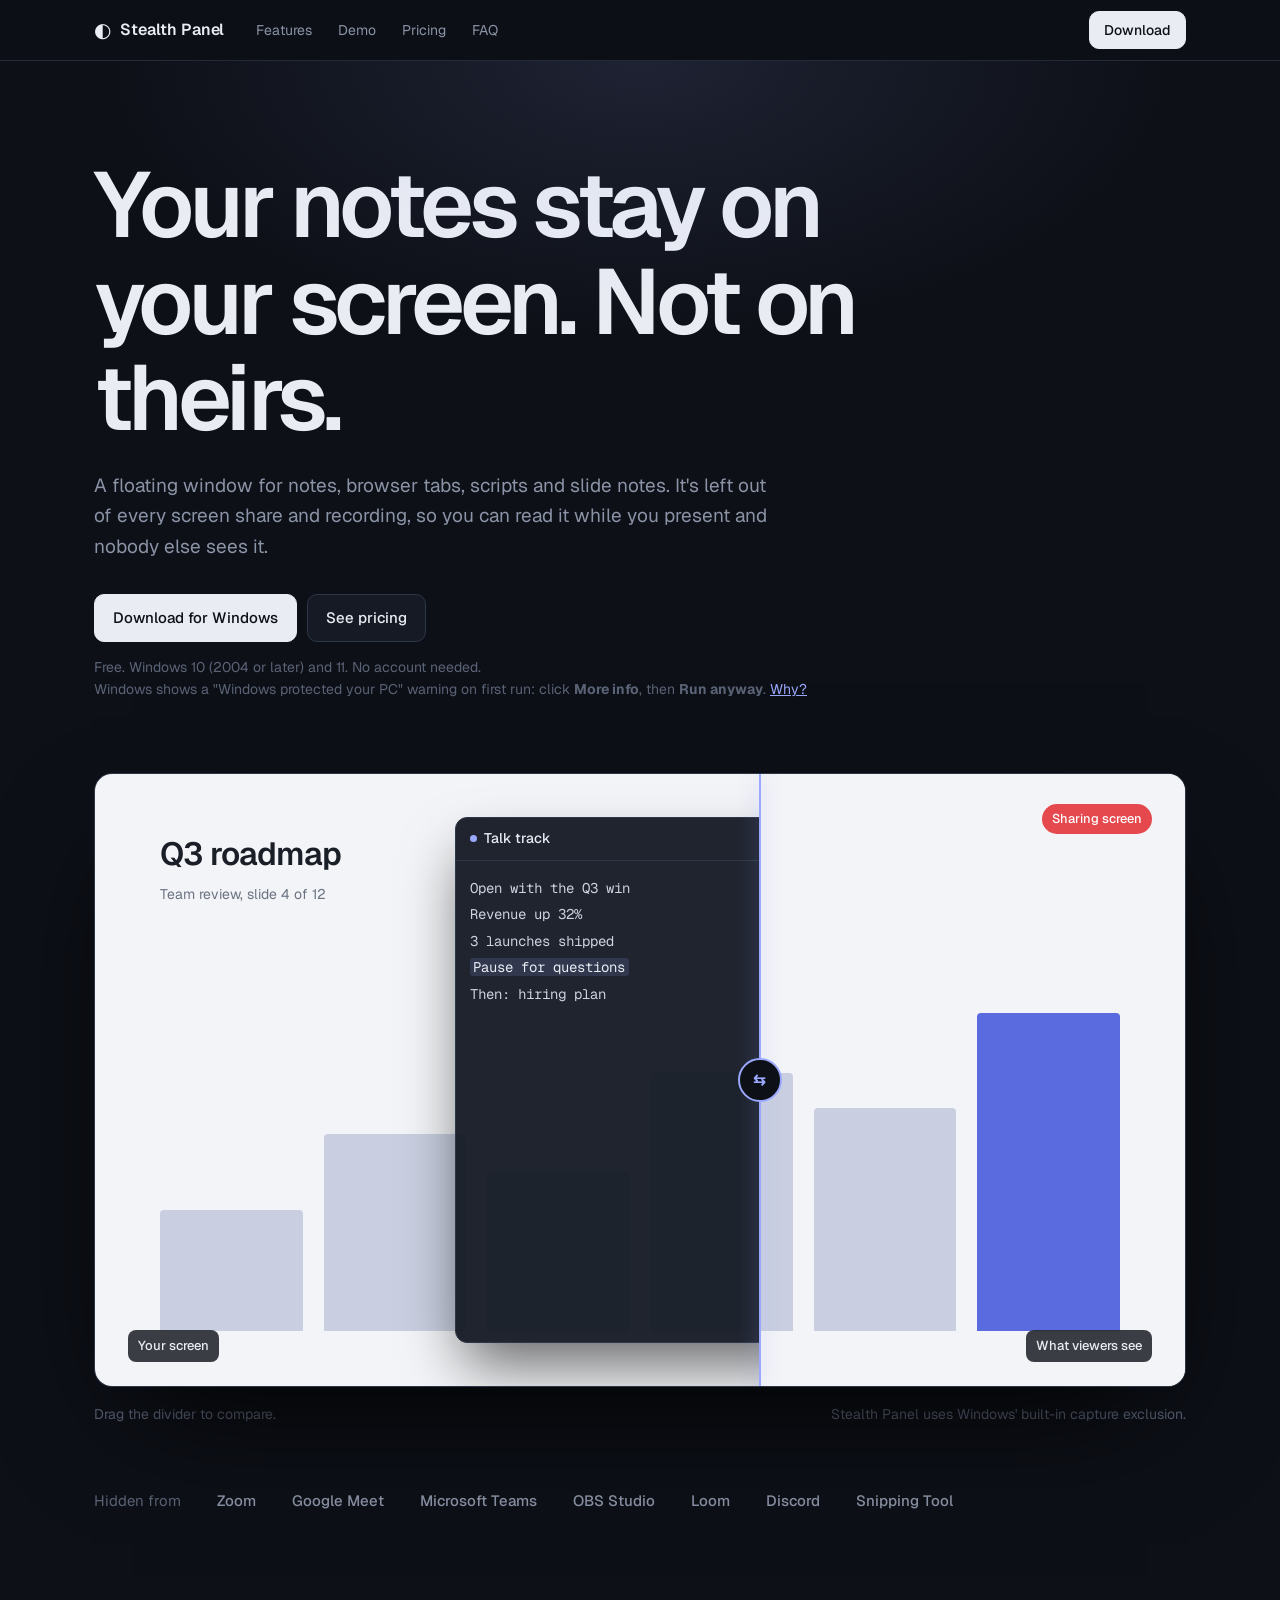
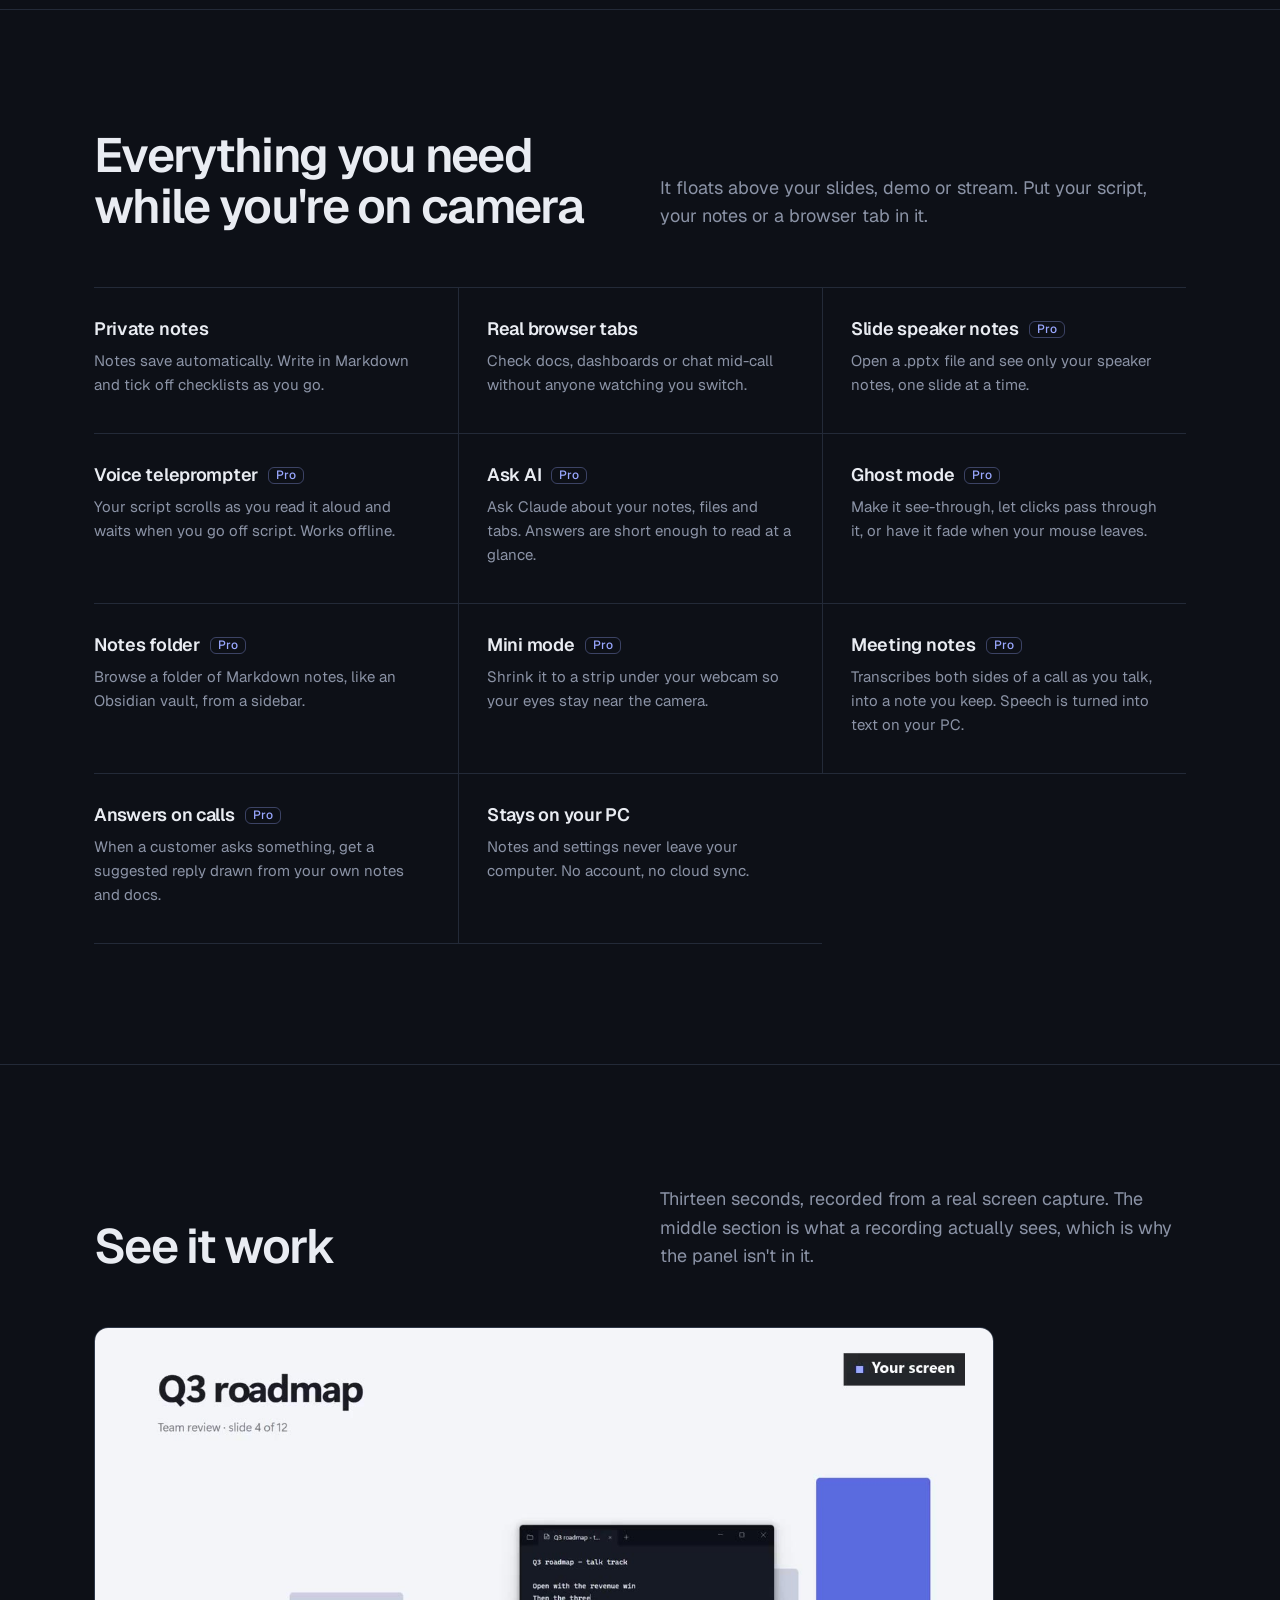
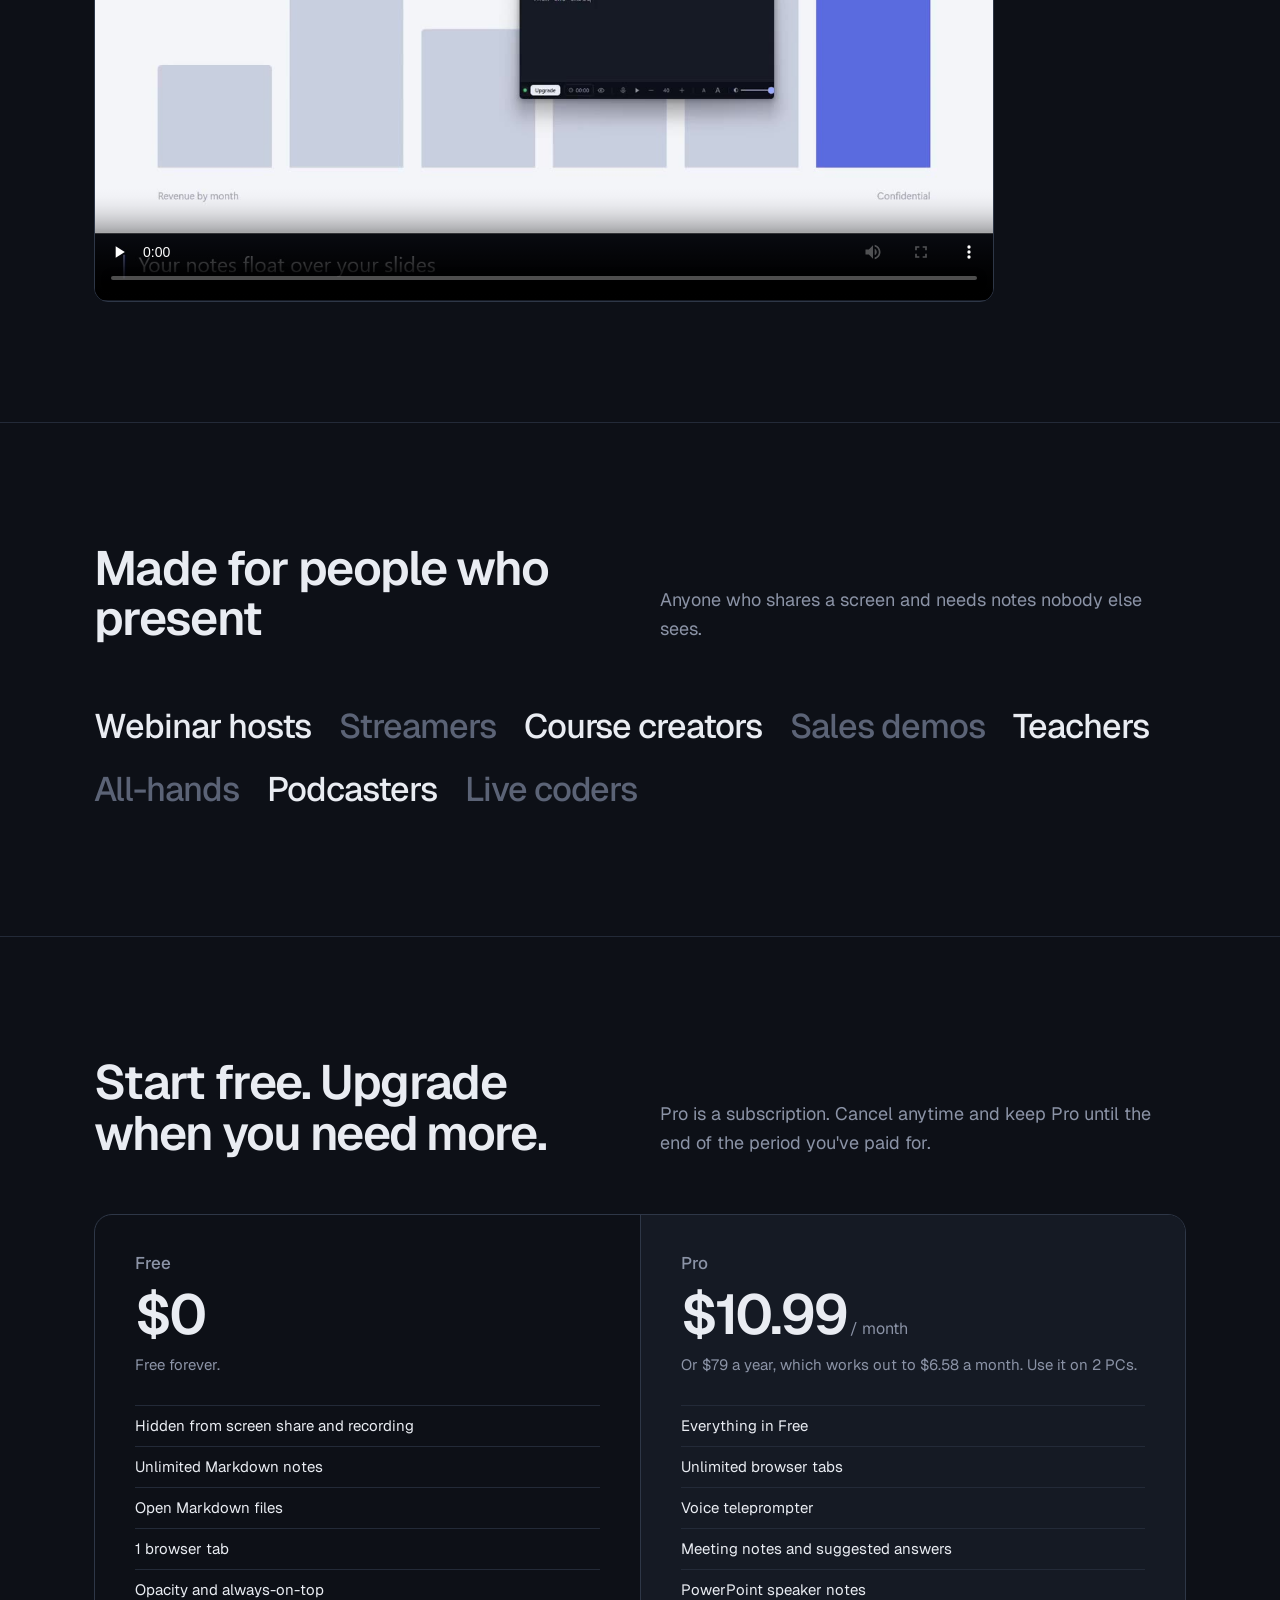
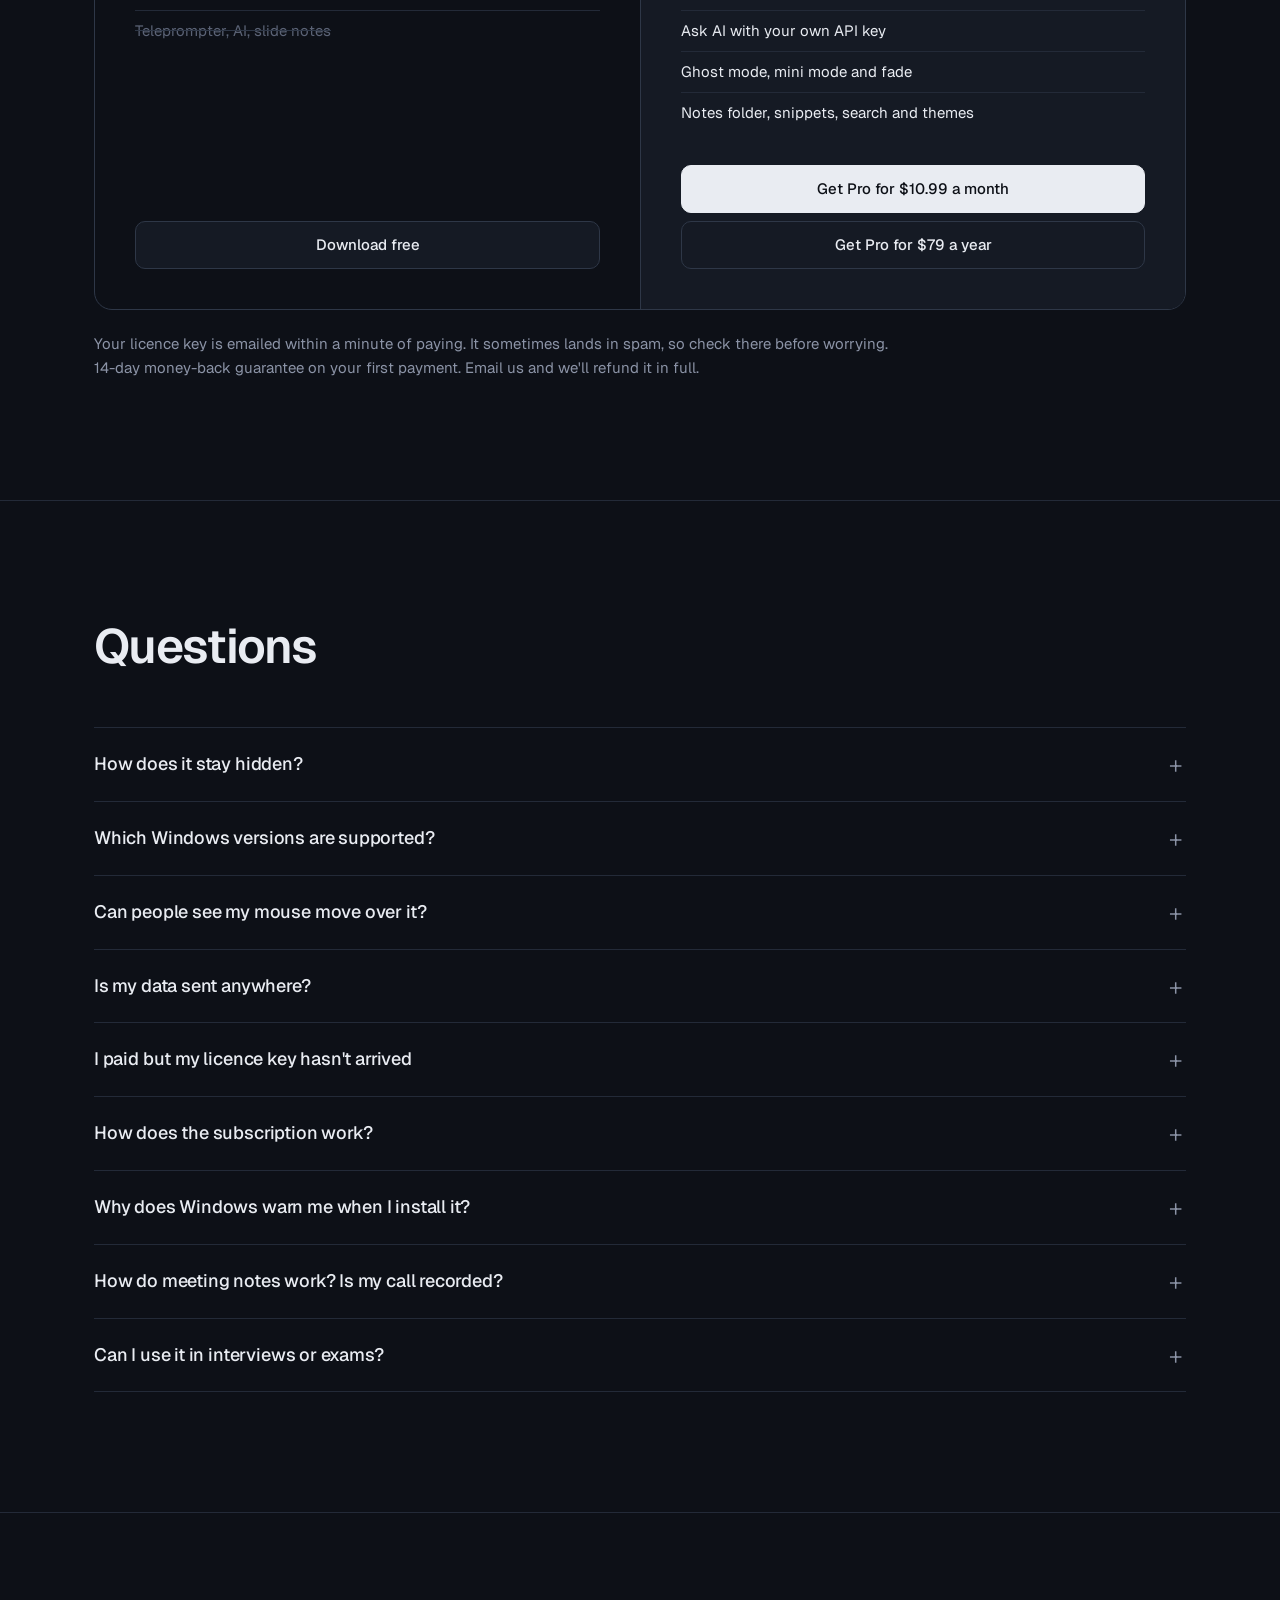
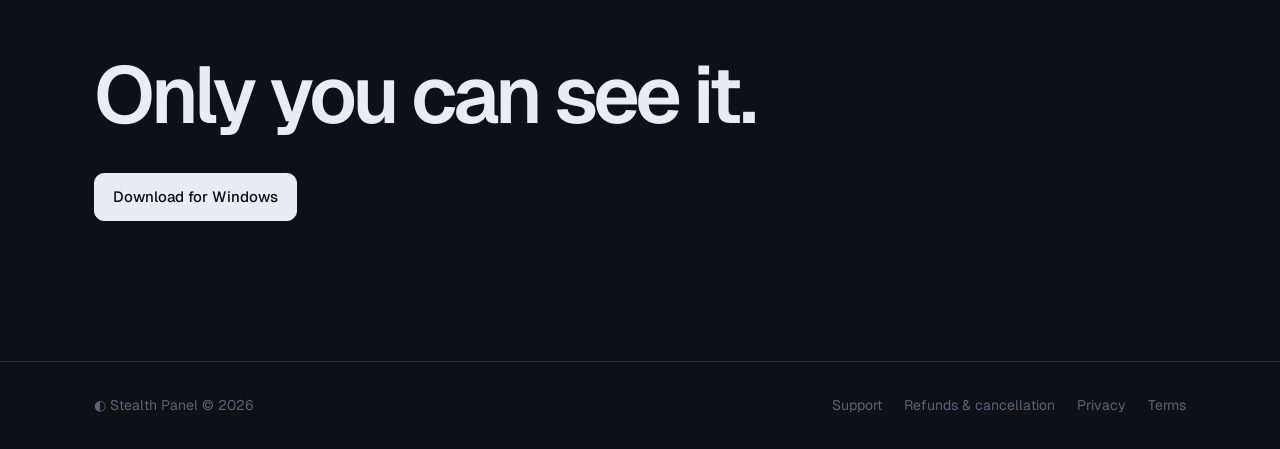
<file: index.html>
<!doctype html>
<html lang="en">
<head>
<meta charset="utf-8">
<meta name="viewport" content="width=device-width, initial-scale=1">
<title>Stealth Panel — notes only you can see on screen share</title>
<meta name="description" content="A private panel for your notes, browser tabs, Markdown and slide notes that stays invisible on Zoom, Meet, Teams, OBS and every screen recording. For Windows.">
<meta property="og:title" content="Stealth Panel — only you can see it">
<meta property="og:description" content="Notes, tabs, scripts and AI that stay invisible on screen share and recordings.">
<meta property="og:image" content="https://stealthpanel.vercel.app/og.png">
<meta property="og:image:width" content="1200"><meta property="og:image:height" content="630">
<meta property="og:url" content="https://stealthpanel.vercel.app/">
<meta property="og:type" content="website">
<link rel="canonical" href="https://stealthpanel.vercel.app/">
<meta name="twitter:card" content="summary_large_image">
<link rel="icon" href="data:image/svg+xml,<svg xmlns='http://www.w3.org/2000/svg' viewBox='0 0 100 100'><text y='.9em' font-size='90'>◐</text></svg>">
<link rel="preconnect" href="https://fonts.googleapis.com"><link rel="preconnect" href="https://fonts.gstatic.com" crossorigin>
<link href="https://fonts.googleapis.com/css2?family=Geist:wght@400;500;600;700&family=Geist+Mono:wght@400;500&display=swap" rel="stylesheet">
<style>
  
  :root {
    --bg:#0d1017; --bg2:#10141c; --surface:#151a24; --line:#232a38; --line2:#2e3747;
    --text:#e9ecf2; --dim:#8b93a6; --faint:#5b6376; --accent:#9aa8ff; --accent-ink:#0d1017;
    --max:1140px; --r:14px;
  }
  * { box-sizing:border-box; }
  html { scroll-behavior:smooth; overflow-x:clip; }
  body { margin:0; background:var(--bg); color:var(--text); font:16px/1.6 Geist, "Segoe UI", system-ui, sans-serif; -webkit-font-smoothing:antialiased; }
  a { color:inherit; }
  h1, h2, h3 { margin:0; font-weight:600; letter-spacing:-.035em; line-height:1.05; }
  h2 { font-size:clamp(32px, 4.4vw, 48px); max-width:18ch; }
  p { margin:0; }
  .wrap { max-width:var(--max); margin:0 auto; padding:0 24px; }
  .dim { color:var(--dim); }
  section { padding:120px 0; border-top:1px solid var(--line); }
  .head { display:grid; grid-template-columns:1fr 1fr; gap:40px; align-items:end; margin-bottom:56px; }
  .head p { color:var(--dim); font-size:18px; max-width:46ch; }

  .btn { display:inline-flex; align-items:center; justify-content:center; gap:8px; padding:11px 18px; border-radius:10px; font-weight:500; font-size:15px; text-decoration:none; border:1px solid var(--line2); background:var(--surface); transition:background .15s, border-color .15s; }
  .btn:hover { border-color:var(--faint); }
  .btn-primary { background:var(--text); color:var(--accent-ink); border-color:var(--text); }
  .btn-primary:hover { background:#fff; border-color:#fff; }
  :focus-visible { outline:2px solid var(--accent); outline-offset:3px; }

  
  nav { position:sticky; top:0; z-index:50; background:#0d1017e6; backdrop-filter:blur(12px); border-bottom:1px solid var(--line); }
  nav .wrap { display:flex; align-items:center; gap:32px; height:60px; }
  .logo { display:flex; align-items:center; gap:9px; font-weight:600; text-decoration:none; letter-spacing:-.01em; }
  .logo b { font-size:20px; font-weight:400; }
  nav .links { display:flex; gap:26px; font-size:14px; color:var(--dim); }
  nav .links a { text-decoration:none; } nav .links a:hover { color:var(--text); }
  nav .btn { margin-left:auto; padding:7px 14px; font-size:14px; }

  
  .hero { padding:96px 0 0; position:relative; }
  .hero::before { content:''; position:absolute; inset:0 0 auto; height:720px; background:radial-gradient(60% 55% at 50% 0%, #9aa8ff1f, transparent 70%); pointer-events:none; }
  .hero h1 { font-size:clamp(44px, 7.4vw, 92px); max-width:13ch; letter-spacing:-.05em; }
  .hero .lede { font-size:19px; color:var(--dim); max-width:52ch; margin-top:24px; }
  .hero .ctas { display:flex; gap:10px; flex-wrap:wrap; margin-top:32px; }
  .hero .note { margin-top:14px; font-size:14px; color:var(--faint); }

  
  .compare { margin-top:72px; position:relative; border:1px solid var(--line2); border-radius:18px; overflow:hidden; aspect-ratio:16/9; background:var(--surface); box-shadow:0 50px 120px -40px #000; user-select:none; touch-action:pan-y; }
  .scene { position:absolute; inset:0; }
  .slide { position:absolute; inset:0; background:#f3f4f7; color:#1a1e27; padding:5% 6%; }
  .slide .t { font-size:clamp(16px, 2.6vw, 32px); font-weight:600; letter-spacing:-.03em; }
  .slide .s { font-size:clamp(10px, 1.1vw, 14px); color:#6b7282; margin-top:4px; }
  .slide .bars { position:absolute; left:6%; right:6%; bottom:9%; height:52%; display:flex; align-items:flex-end; gap:2.2%; }
  .slide .bars i { flex:1; background:#c9cfe0; border-radius:4px 4px 0 0; }
  .slide .bars i:last-child { background:#5a6be0; }
  .panel { position:absolute; left:33%; top:7%; width:34%; bottom:7%; background:#151a24f2; border:1px solid #2e3747; border-radius:12px; color:#cdd3e0; box-shadow:0 30px 60px -10px #0009; overflow:hidden; font-size:clamp(9px, 1.15vw, 14px); }
  .panel .bar { padding:.7em 1em; border-bottom:1px solid #2e3747; color:var(--text); font-weight:500; display:flex; gap:.5em; align-items:center; }
  .panel .bar i { width:.55em; height:.55em; border-radius:50%; background:var(--accent); }
  .panel .body { padding:1em; font-family:"Geist Mono", Consolas, monospace; line-height:1.9; }
  .panel mark { background:#9aa8ff26; color:var(--text); padding:0 .25em; border-radius:3px; }
  .theirs { clip-path:inset(0 0 0 var(--x, 50%)); }
  .rec { position:absolute; right:3%; top:5%; background:#e5484d; color:#fff; font-size:clamp(9px,1vw,13px); font-weight:500; padding:.35em .8em; border-radius:99px; }
  .tag-view { position:absolute; bottom:4%; font-size:clamp(10px,1.1vw,13px); font-weight:500; padding:.4em .8em; border-radius:8px; background:#0d1017cc; color:var(--text); backdrop-filter:blur(6px); }
  .tag-view.l { left:3%; } .tag-view.r { right:3%; }
  .handle { position:absolute; top:0; bottom:0; left:var(--x, 50%); width:0; }
  .handle::before { content:''; position:absolute; top:0; bottom:0; left:-1px; width:2px; background:var(--accent); box-shadow:0 0 20px var(--accent); }
  .handle button { position:absolute; top:50%; left:0; transform:translate(-50%,-50%); width:44px; height:44px; border-radius:50%; border:2px solid var(--accent); background:var(--bg); color:var(--accent); font:600 15px Geist, sans-serif; cursor:ew-resize; }
  .compare-cap { display:flex; justify-content:space-between; gap:20px; margin-top:16px; color:var(--faint); font-size:14px; }

  .apps { display:flex; flex-wrap:wrap; gap:12px 36px; margin-top:64px; padding-bottom:96px; color:var(--dim); font-weight:500; font-size:15px; }
  .apps span:first-child { color:var(--faint); font-weight:400; }

  
  .feats { display:grid; grid-template-columns:repeat(3, 1fr); border-top:1px solid var(--line); }
  .feat { padding:32px 28px 36px 0; border-bottom:1px solid var(--line); }
  .feat:not(:nth-child(3n+1)) { padding-left:28px; border-left:1px solid var(--line); }
  .feat h3 { font-size:18px; letter-spacing:-.015em; display:flex; align-items:center; gap:10px; }
  .feat p { color:var(--dim); margin-top:10px; font-size:15px; max-width:34ch; }
  .pro { font-size:12px; font-weight:500; letter-spacing:0; color:var(--accent); border:1px solid #9aa8ff55; padding:1px 7px; border-radius:6px; }

  .tut { width:100%; max-width:900px; border:1px solid var(--line2); border-radius:14px; background:var(--surface); display:block; }
  .who { display:flex; flex-wrap:wrap; gap:8px 28px; font-size:clamp(22px, 3vw, 34px); font-weight:500; letter-spacing:-.03em; color:var(--faint); }
  .who span:nth-child(odd) { color:var(--text); }

  
  .plans { display:grid; grid-template-columns:1fr 1fr; gap:0; border:1px solid var(--line2); border-radius:18px; overflow:hidden; }
  .plan { padding:40px; display:flex; flex-direction:column; }
  .plan + .plan { border-left:1px solid var(--line2); background:var(--surface); }
  .plan h3 { font-size:17px; font-weight:500; color:var(--dim); letter-spacing:0; }
  .price { white-space:nowrap; font-size:clamp(44px, 12vw, 56px); font-weight:600; letter-spacing:-.05em; margin-top:14px; line-height:1; }
  .price small { font-size:16px; font-weight:400; color:var(--dim); letter-spacing:0; }
  .plan .sub { color:var(--dim); margin-top:10px; font-size:15px; }
  .plan ul { list-style:none; padding:0; margin:28px 0 32px; flex:1; }
  .plan li { padding:8px 0; border-top:1px solid var(--line); font-size:15px; }
  .plan li.no { color:var(--faint); text-decoration:line-through; text-decoration-color:var(--line2); }
  .plan .buy { display:grid; gap:8px; }
  .guarantee { color:var(--dim); font-size:15px; margin-top:22px; }

  
  .faq { border-top:1px solid var(--line); }
  details { border-bottom:1px solid var(--line); }
  summary { cursor:pointer; list-style:none; padding:22px 40px 22px 0; font-weight:500; font-size:18px; position:relative; letter-spacing:-.01em; }
  summary::-webkit-details-marker { display:none; }
  summary::after { content:'+'; position:absolute; right:4px; top:18px; font-size:24px; font-weight:300; color:var(--dim); transition:transform .2s; }
  details[open] summary::after { transform:rotate(45deg); }
  details p { padding:0 0 24px; color:var(--dim); max-width:68ch; }

  .final { text-align:left; padding:140px 0; }
  .final h2 { font-size:clamp(40px, 6.5vw, 80px); max-width:14ch; letter-spacing:-.05em; }
  .final .btn { margin-top:36px; }

  footer { border-top:1px solid var(--line); padding:32px 0; color:var(--faint); font-size:14px; }
  footer .wrap { display:flex; gap:20px; flex-wrap:wrap; }
  footer .links { margin-left:auto; display:flex; gap:22px; } footer a { text-decoration:none; } footer a:hover { color:var(--text); }

  @media (prefers-reduced-motion:reduce) { html { scroll-behavior:auto; } * { transition:none !important; } }
  @media (max-width:860px) {
    nav .links { display:none; }
    section { padding:84px 0; }
    .head, .plans { grid-template-columns:1fr; }
    .plan + .plan { border-left:0; border-top:1px solid var(--line2); }
    .plan { padding:28px; }
    .feats { grid-template-columns:1fr; }
    .feat, .feat:not(:nth-child(3n+1)) { padding:26px 0; border-left:0; }
    .compare { aspect-ratio:4/5; }
    .slide .bars { height:40%; }
    .panel { left:12%; width:76%; top:24%; bottom:auto; font-size:13px; }
    .handle button { width:40px; height:40px; }
    .compare-cap { flex-direction:column; gap:4px; }
  }
</style>
</head>
<body>

<nav>
  <div class="wrap">
    <a class="logo" href="#"><b>◐</b> Stealth Panel</a>
    <div class="links"><a href="#features">Features</a><a href="#tutorial">Demo</a><a href="#pricing">Pricing</a><a href="#faq">FAQ</a></div>
    <a class="btn btn-primary" href="https://github.com/SavjeetSingh/stealthpanel/releases/download/v1.0.4/StealthPanel-Setup-1.0.4.exe">Download</a>
  </div>
</nav>

<header class="hero">
  <div class="wrap">
    <h1>Your notes stay on your screen. Not on theirs.</h1>
    <p class="lede">A floating window for notes, browser tabs, scripts and slide notes. It's left out of every screen share and recording, so you can read it while you present and nobody else sees it.</p>
    <div class="ctas">
      <a class="btn btn-primary" href="https://github.com/SavjeetSingh/stealthpanel/releases/download/v1.0.4/StealthPanel-Setup-1.0.4.exe">Download for Windows</a>
      <a class="btn" href="#pricing">See pricing</a>
    </div>
    <p class="note">Free. Windows 10 (2004 or later) and 11. No account needed.<br>Windows shows a "Windows protected your PC" warning on first run: click <b>More info</b>, then <b>Run anyway</b>. <a href="#smartscreen" style="color:var(--accent)">Why?</a></p>

    <div class="compare" id="compare" style="--x:50%">
      <div class="scene">
        <div class="slide"><div class="t">Q3 roadmap</div><div class="s">Team review, slide 4 of 12</div>
          <div class="bars"><i style="height:38%"></i><i style="height:62%"></i><i style="height:50%"></i><i style="height:81%"></i><i style="height:70%"></i><i style="height:100%"></i></div></div>
        <div class="panel" aria-hidden="true"><div class="bar"><i></i>Talk track</div>
          <div class="body">Open with the Q3 win<br>Revenue up 32%<br>3 launches shipped<br><mark>Pause for questions</mark><br>Then: hiring plan</div></div>
        <span class="tag-view l">Your screen</span>
      </div>
      <div class="scene theirs">
        <div class="slide"><div class="t">Q3 roadmap</div><div class="s">Team review, slide 4 of 12</div>
          <div class="bars"><i style="height:38%"></i><i style="height:62%"></i><i style="height:50%"></i><i style="height:81%"></i><i style="height:70%"></i><i style="height:100%"></i></div></div>
        <span class="rec">Sharing screen</span>
        <span class="tag-view r">What viewers see</span>
      </div>
      <div class="handle"><button type="button" id="handle" role="slider" aria-label="Compare your screen with what viewers see" aria-valuemin="0" aria-valuemax="100" aria-valuenow="50">⇆</button></div>
    </div>
    <div class="compare-cap"><span>Drag the divider to compare.</span><span>Stealth Panel uses Windows' built-in capture exclusion.</span></div>

    <div class="apps"><span>Hidden from</span><span>Zoom</span><span>Google Meet</span><span>Microsoft Teams</span><span>OBS Studio</span><span>Loom</span><span>Discord</span><span>Snipping Tool</span></div>
  </div>
</header>

<section id="features">
  <div class="wrap">
    <div class="head">
      <h2>Everything you need while you're on camera</h2>
      <p>It floats above your slides, demo or stream. Put your script, your notes or a browser tab in it.</p>
    </div>
    <div class="feats">
      <div class="feat"><h3>Private notes</h3><p>Notes save automatically. Write in Markdown and tick off checklists as you go.</p></div>
      <div class="feat"><h3>Real browser tabs</h3><p>Check docs, dashboards or chat mid-call without anyone watching you switch.</p></div>
      <div class="feat"><h3>Slide speaker notes <span class="pro">Pro</span></h3><p>Open a .pptx file and see only your speaker notes, one slide at a time.</p></div>
      <div class="feat"><h3>Voice teleprompter <span class="pro">Pro</span></h3><p>Your script scrolls as you read it aloud and waits when you go off script. Works offline.</p></div>
      <div class="feat"><h3>Ask AI <span class="pro">Pro</span></h3><p>Ask Claude about your notes, files and tabs. Answers are short enough to read at a glance.</p></div>
      <div class="feat"><h3>Ghost mode <span class="pro">Pro</span></h3><p>Make it see-through, let clicks pass through it, or have it fade when your mouse leaves.</p></div>
      <div class="feat"><h3>Notes folder <span class="pro">Pro</span></h3><p>Browse a folder of Markdown notes, like an Obsidian vault, from a sidebar.</p></div>
      <div class="feat"><h3>Mini mode <span class="pro">Pro</span></h3><p>Shrink it to a strip under your webcam so your eyes stay near the camera.</p></div>
      <div class="feat"><h3>Meeting notes <span class="pro">Pro</span></h3><p>Transcribes both sides of a call as you talk, into a note you keep. Speech is turned into text on your PC.</p></div>
      <div class="feat"><h3>Answers on calls <span class="pro">Pro</span></h3><p>When a customer asks something, get a suggested reply drawn from your own notes and docs.</p></div>
      <div class="feat"><h3>Stays on your PC</h3><p>Notes and settings never leave your computer. No account, no cloud sync.</p></div>
    </div>
  </div>
</section>

<section id="tutorial">
  <div class="wrap">
    <div class="head">
      <h2>See it work</h2>
      <p>Thirteen seconds, recorded from a real screen capture. The middle section is what a recording actually sees, which is why the panel isn't in it.</p>
    </div>
    <video class="tut" src="tutorial.mp4" poster="tutorial.jpg" controls preload="none" playsinline aria-label="Stealth Panel tutorial"></video>
  </div>
</section>

<section>
  <div class="wrap">
    <div class="head"><h2>Made for people who present</h2><p>Anyone who shares a screen and needs notes nobody else sees.</p></div>
    <div class="who"><span>Webinar hosts</span><span>Streamers</span><span>Course creators</span><span>Sales demos</span><span>Teachers</span><span>All-hands</span><span>Podcasters</span><span>Live coders</span></div>
  </div>
</section>

<section id="pricing">
  <div class="wrap">
    <div class="head"><h2>Start free. Upgrade when you need more.</h2><p>Pro is a subscription. Cancel anytime and keep Pro until the end of the period you've paid for.</p></div>
    <div class="plans">
      <div class="plan">
        <h3>Free</h3>
        <div class="price">$0</div>
        <p class="sub">Free forever.</p>
        <ul>
          <li>Hidden from screen share and recording</li>
          <li>Unlimited Markdown notes</li>
          <li>Open Markdown files</li>
          <li>1 browser tab</li>
          <li>Opacity and always-on-top</li>
          <li class="no">Teleprompter, AI, slide notes</li>
        </ul>
        <div class="buy"><a class="btn" href="https://github.com/SavjeetSingh/stealthpanel/releases/download/v1.0.4/StealthPanel-Setup-1.0.4.exe">Download free</a></div>
      </div>
      <div class="plan">
        <h3>Pro</h3>
        <div class="price">$10.99<small> / month</small></div>
        <p class="sub">Or $79 a year, which works out to $6.58 a month. Use it on 2 PCs.</p>
        <ul>
          <li>Everything in Free</li>
          <li>Unlimited browser tabs</li>
          <li>Voice teleprompter</li>
          <li>Meeting notes and suggested answers</li>
          <li>PowerPoint speaker notes</li>
          <li>Ask AI with your own API key</li>
          <li>Ghost mode, mini mode and fade</li>
          <li>Notes folder, snippets, search and themes</li>
        </ul>
        
        <div class="buy">
        <a class="btn btn-primary" href="https://checkout.dodopayments.com/buy/pdt_0NnwdrNnaKuEnaIQqa5CK">Get Pro for $10.99 a month</a>
        <a class="btn" href="https://checkout.dodopayments.com/buy/pdt_0NnwhWV7J3Mlr0dbhjC9j">Get Pro for $79 a year</a>
        </div>
      </div>
    </div>
    <p class="guarantee">Your licence key is emailed within a minute of paying. It sometimes lands in spam, so check there before worrying.<br>14-day money-back guarantee on your first payment. Email us and we'll refund it in full.</p>
  </div>
</section>

<section id="faq">
  <div class="wrap">
    <div class="head"><h2>Questions</h2></div>
    <div class="faq">
      <details><summary>How does it stay hidden?</summary><p>Windows has a setting, called capture exclusion, that keeps a window out of screen captures. Stealth Panel turns it on. Apps that capture your screen through Windows see what's behind the panel, not the panel itself. That includes Zoom, Meet in the browser, Teams, OBS, Loom, Discord and the Snipping Tool.</p></details>
      <details><summary>Which Windows versions are supported?</summary><p>Windows 10 version 2004 or later, and Windows 11. A macOS version is planned.</p></details>
      <details><summary>Can people see my mouse move over it?</summary><p>If you share your entire screen, viewers see your cursor but not the panel under it. To avoid that, share a single window, or turn on ghost mode so clicks pass through to the app you're presenting.</p></details>
      <details><summary>Is my data sent anywhere?</summary><p>No. Notes, snippets and settings stay on your PC, and voice-following runs offline. The optional AI feature sends your question and open documents to Anthropic only when you ask, using your own API key.</p></details>
      <details><summary>I paid but my licence key hasn't arrived</summary><p>The key is emailed by Dodo Payments within about a minute of paying. Check your spam or junk folder first, since that's where it usually is. You can also find it any time from the receipt email's manage-subscription link, under Entitlements. Still stuck? Email <a href="mailto:stealthpanel.help@gmail.com">stealthpanel.help@gmail.com</a> from the address you paid with and we'll send it to you.</p></details>
      <details><summary>How does the subscription work?</summary><p>Pro costs $10.99 a month or $79 a year and works on up to 2 PCs, with all updates included. Cancel anytime from the link in your receipt email. Pro keeps working until the end of the period you've paid for, then the app goes back to the free version. Your notes stay on your PC either way.</p></details>
      <details id="smartscreen"><summary>Why does Windows warn me when I install it?</summary><p>Stealth Panel isn't code-signed yet, so Windows SmartScreen shows "Windows protected your PC" for installers it hasn't seen often. Click <b>More info</b>, then <b>Run anyway</b>. If you'd rather check first, download the installer from our <a href="https://github.com/SavjeetSingh/stealthpanel/releases/latest" rel="noopener">GitHub releases page</a>, where you can see the file and its checksum. A signing certificate is on the list.</p></details>
      <details><summary>How do meeting notes work? Is my call recorded?</summary><p>Turn on Listen and Stealth Panel transcribes what's said on the call, labelling the other side "Them" and your microphone "You". Speech is turned into text on your PC by an open-source engine, and the audio is discarded within seconds — it's never saved or uploaded. The transcript is saved as a note you can edit or delete. It hears everything your PC plays, so close other calls and videos first. If you ask for a suggested answer, the transcript goes to your AI provider with the question. Many places require the other people's consent before a conversation is transcribed, so let them know.</p></details>
      <details><summary>Can I use it in interviews or exams?</summary><p>Stealth Panel is built for presenting and recording your own content. Follow the rules of whatever call, class or assessment you're in. We don't support using it to break them.</p></details>
    </div>
  </div>
</section>

<section class="final">
  <div class="wrap">
    <h2>Only you can see it.</h2>
    <a class="btn btn-primary" href="https://github.com/SavjeetSingh/stealthpanel/releases/download/v1.0.4/StealthPanel-Setup-1.0.4.exe">Download for Windows</a>
  </div>
</section>

<footer>
  <div class="wrap">
    <span>◐ Stealth Panel © <span id="yr"></span></span>
    <div class="links"><a href="mailto:stealthpanel.help@gmail.com">Support</a><a href="terms.html#refunds">Refunds &amp; cancellation</a><a href="privacy.html">Privacy</a><a href="terms.html">Terms</a></div>
  </div>
</footer>

<script>
  document.getElementById('yr').textContent = new Date().getFullYear();
  const box = document.getElementById('compare'), h = document.getElementById('handle');
  const set = p => { p = Math.max(0, Math.min(100, p)); box.style.setProperty('--x', p + '%'); h.setAttribute('aria-valuenow', Math.round(p)); };
  const fromEvent = e => set((e.clientX - box.getBoundingClientRect().left) / box.offsetWidth * 100);
  let drag = false;
  box.addEventListener('pointerdown', e => { drag = true; box.setPointerCapture(e.pointerId); fromEvent(e); stopIntro(); });
  box.addEventListener('pointermove', e => drag && fromEvent(e));
  box.addEventListener('pointerup', () => drag = false);
  h.addEventListener('keydown', e => {
    const cur = +h.getAttribute('aria-valuenow'), step = { ArrowLeft:-5, ArrowRight:5, Home:-100, End:100 }[e.key];
    if (step != null) { e.preventDefault(); set(cur + step); stopIntro(); }
  });
  // one intro sweep so people see it's interactive; skipped for reduced motion
  let raf, t0;
  const stopIntro = () => cancelAnimationFrame(raf);
  if (!matchMedia('(prefers-reduced-motion: reduce)').matches) {
    const run = t => { t0 ??= t; const k = Math.min((t - t0) / 2400, 1); set(50 + 28 * Math.sin(k * Math.PI * 2) * (1 - k)); if (k < 1) raf = requestAnimationFrame(run); };
    new IntersectionObserver(([e], o) => { if (e.isIntersecting) { o.disconnect(); setTimeout(() => raf = requestAnimationFrame(run), 400); } }, { threshold: .5 }).observe(box);
  }
</script>
</body>
</html>
</file>
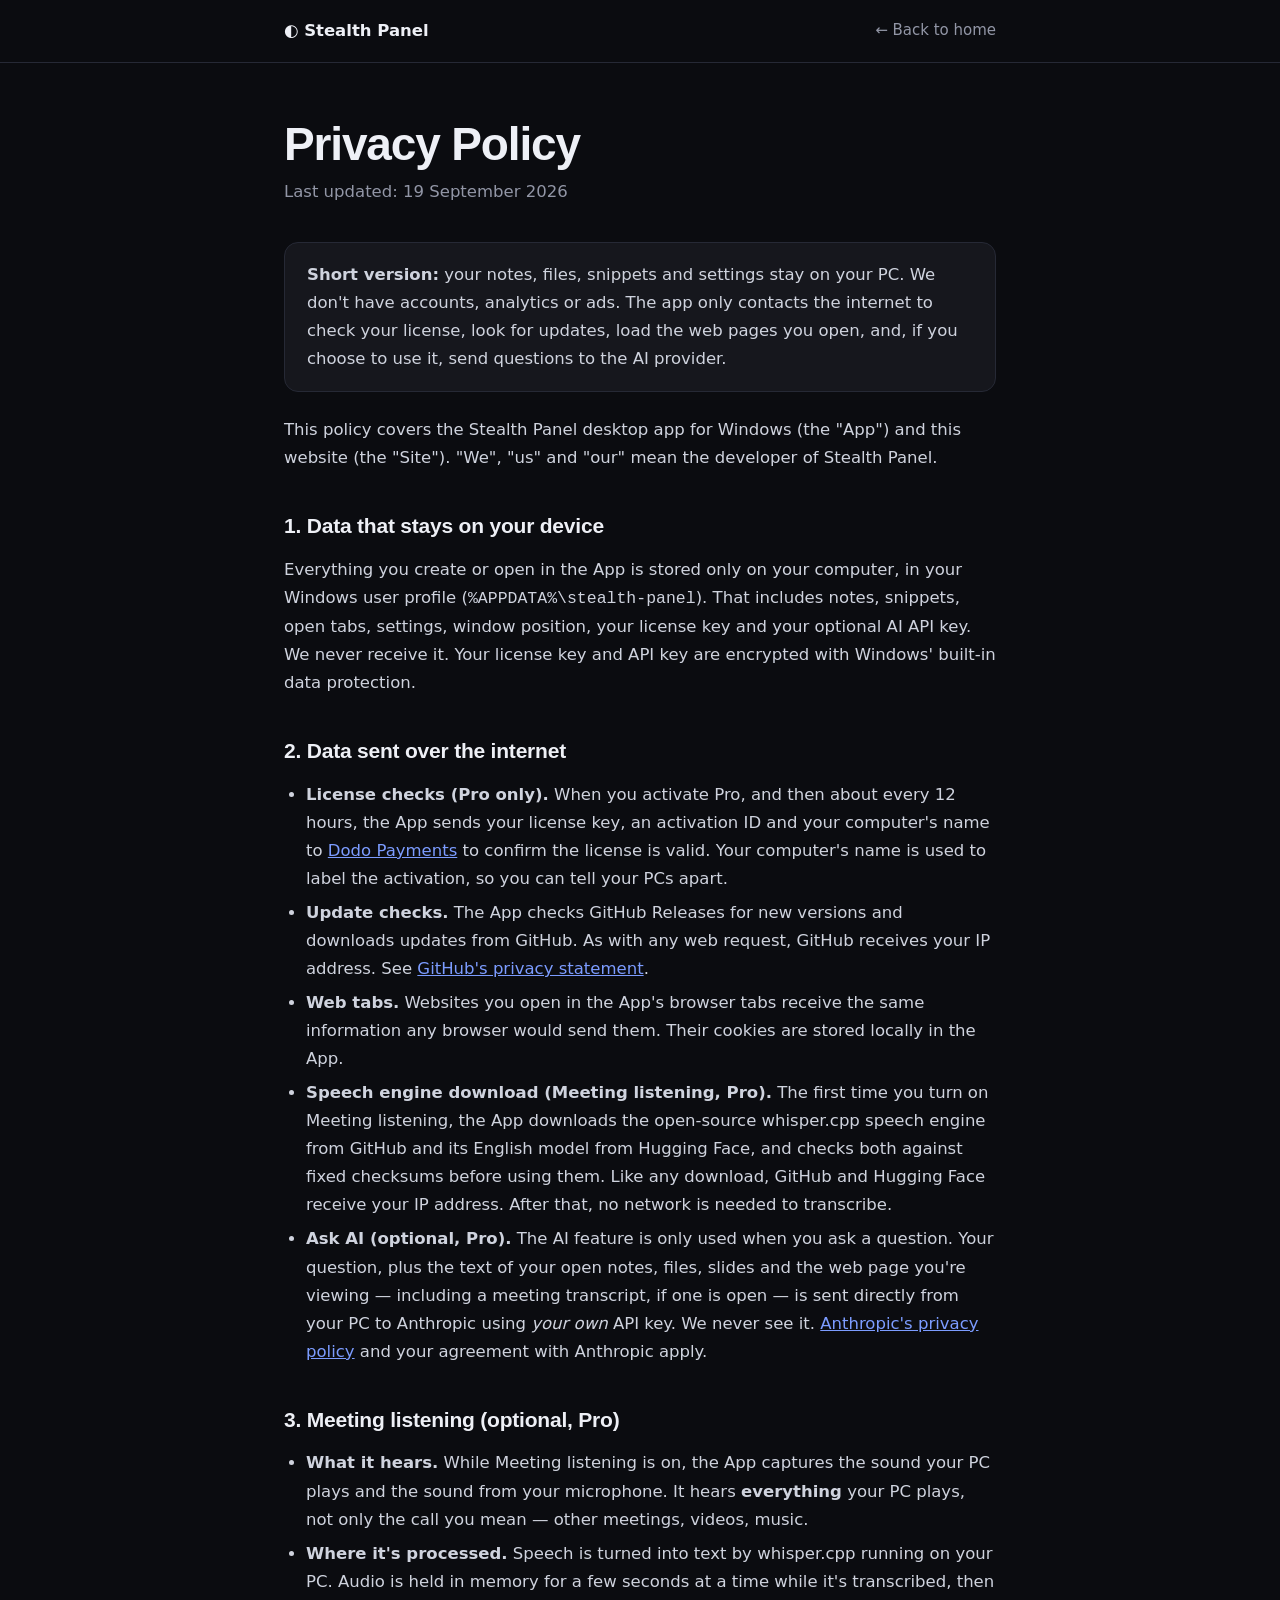
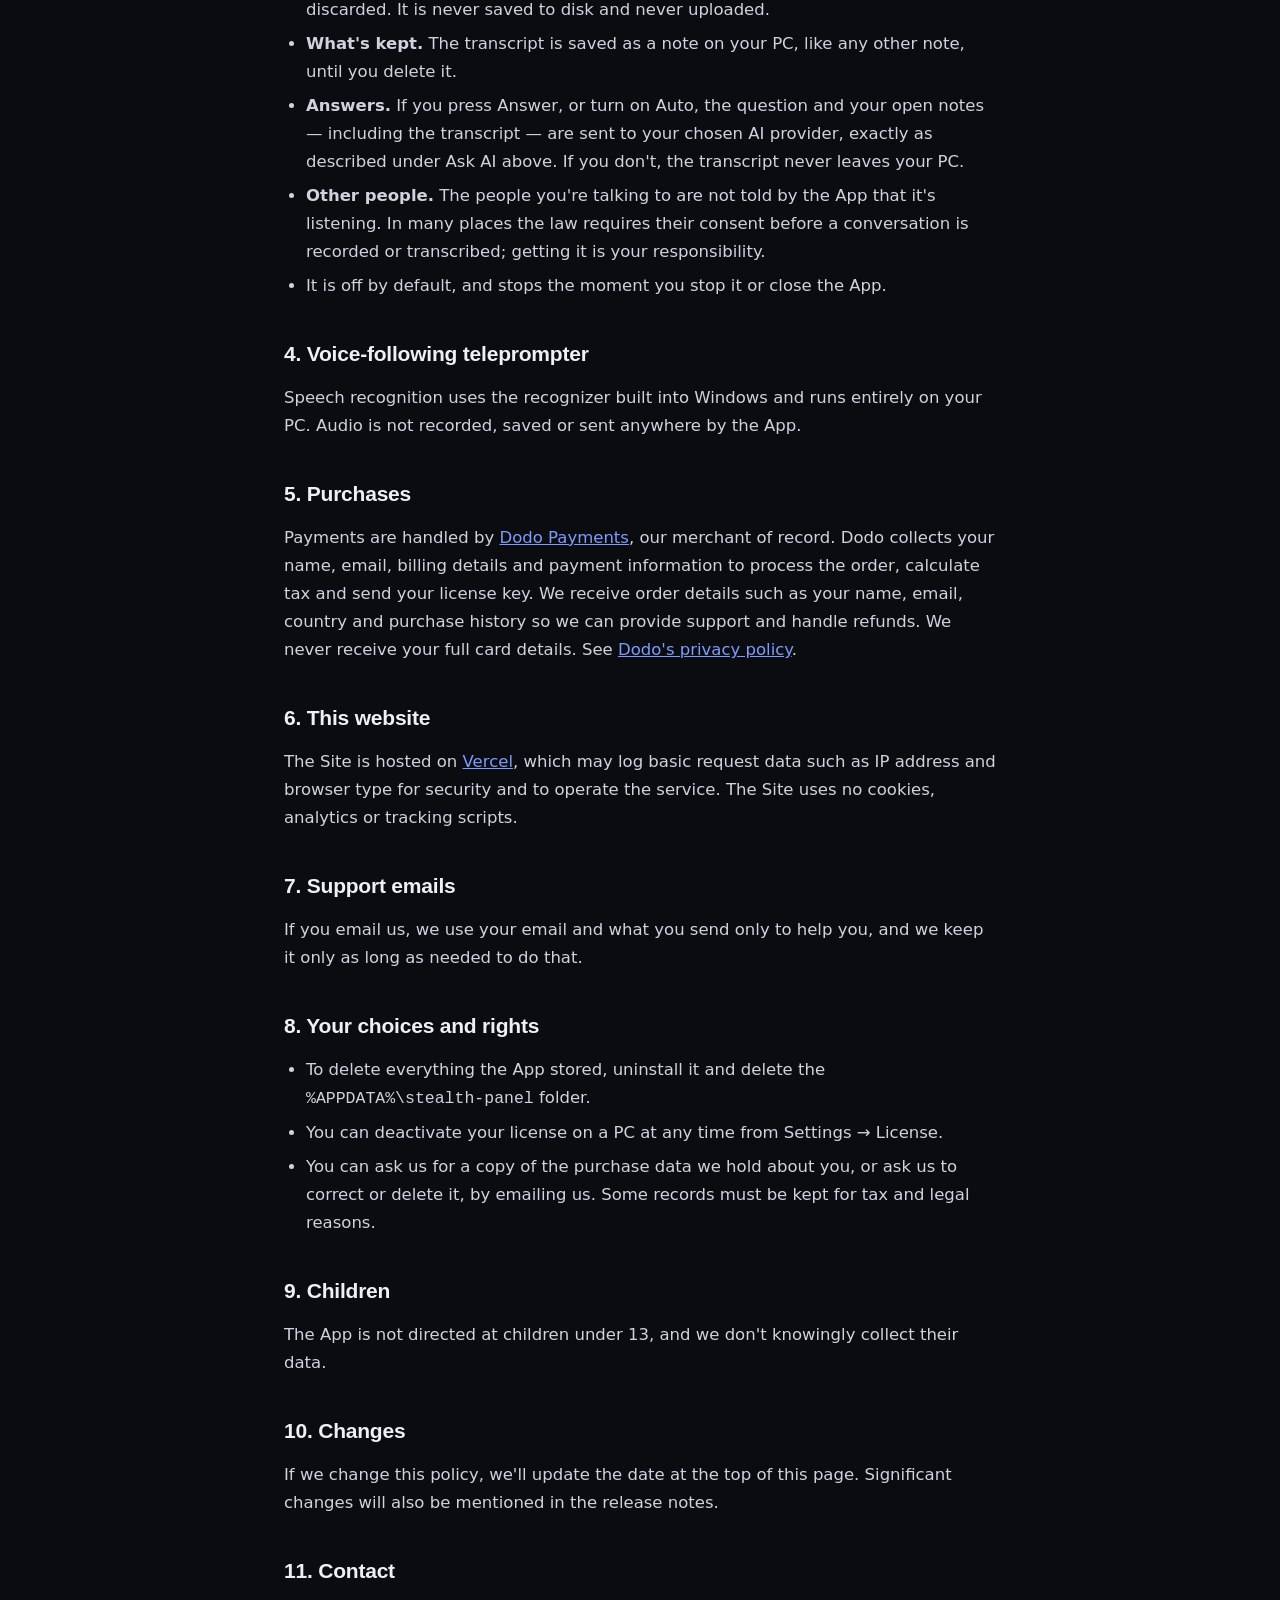
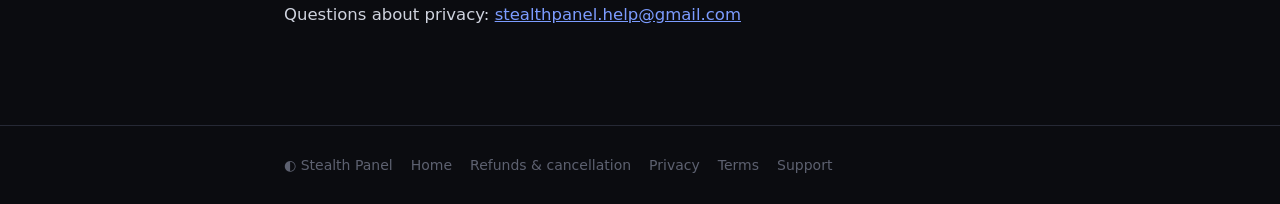
<file: privacy.html>
<!doctype html>
<html lang="en">
<head>
<meta charset="utf-8">
<meta name="viewport" content="width=device-width, initial-scale=1">
<title>Privacy Policy — Stealth Panel</title>
<meta name="description" content="How Stealth Panel handles your data: notes stay on your PC.">
<link rel="icon" href="data:image/svg+xml,<svg xmlns='http://www.w3.org/2000/svg' viewBox='0 0 100 100'><text y='.9em' font-size='90'>◐</text></svg>">
<link rel="stylesheet" href="legal.css">
</head>
<body>
<nav><div><a href="/">◐ Stealth Panel</a><a class="back" href="/">← Back to home</a></div></nav>
<main>
<h1>Privacy Policy</h1>
<p class="updated">Last updated: 19 September 2026</p>

<div class="box"><p><strong>Short version:</strong> your notes, files, snippets and settings stay on your PC. We don't have accounts, analytics or ads. The app only contacts the internet to check your license, look for updates, load the web pages you open, and, if you choose to use it, send questions to the AI provider.</p></div>

<p>This policy covers the Stealth Panel desktop app for Windows (the "App") and this website (the "Site"). "We", "us" and "our" mean the developer of Stealth Panel.</p>

<h2>1. Data that stays on your device</h2>
<p>Everything you create or open in the App is stored only on your computer, in your Windows user profile (<code>%APPDATA%\stealth-panel</code>). That includes notes, snippets, open tabs, settings, window position, your license key and your optional AI API key. We never receive it. Your license key and API key are encrypted with Windows' built-in data protection.</p>

<h2>2. Data sent over the internet</h2>
<ul>
  <li><strong>License checks (Pro only).</strong> When you activate Pro, and then about every 12 hours, the App sends your license key, an activation ID and your computer's name to <a href="https://dodopayments.com/privacy-policy" rel="noopener">Dodo Payments</a> to confirm the license is valid. Your computer's name is used to label the activation, so you can tell your PCs apart.</li>
  <li><strong>Update checks.</strong> The App checks GitHub Releases for new versions and downloads updates from GitHub. As with any web request, GitHub receives your IP address. See <a href="https://docs.github.com/site-policy/privacy-policies/github-general-privacy-statement" rel="noopener">GitHub's privacy statement</a>.</li>
  <li><strong>Web tabs.</strong> Websites you open in the App's browser tabs receive the same information any browser would send them. Their cookies are stored locally in the App.</li>
  <li><strong>Speech engine download (Meeting listening, Pro).</strong> The first time you turn on Meeting listening, the App downloads the open-source whisper.cpp speech engine from GitHub and its English model from Hugging Face, and checks both against fixed checksums before using them. Like any download, GitHub and Hugging Face receive your IP address. After that, no network is needed to transcribe.</li>
  <li><strong>Ask AI (optional, Pro).</strong> The AI feature is only used when you ask a question. Your question, plus the text of your open notes, files, slides and the web page you're viewing — including a meeting transcript, if one is open — is sent directly from your PC to Anthropic using <em>your own</em> API key. We never see it. <a href="https://www.anthropic.com/legal/privacy" rel="noopener">Anthropic's privacy policy</a> and your agreement with Anthropic apply.</li>
</ul>

<h2>3. Meeting listening (optional, Pro)</h2>
<ul>
  <li><strong>What it hears.</strong> While Meeting listening is on, the App captures the sound your PC plays and the sound from your microphone. It hears <strong>everything</strong> your PC plays, not only the call you mean — other meetings, videos, music.</li>
  <li><strong>Where it's processed.</strong> Speech is turned into text by whisper.cpp running on your PC. Audio is held in memory for a few seconds at a time while it's transcribed, then discarded. It is never saved to disk and never uploaded.</li>
  <li><strong>What's kept.</strong> The transcript is saved as a note on your PC, like any other note, until you delete it.</li>
  <li><strong>Answers.</strong> If you press Answer, or turn on Auto, the question and your open notes — including the transcript — are sent to your chosen AI provider, exactly as described under Ask AI above. If you don't, the transcript never leaves your PC.</li>
  <li><strong>Other people.</strong> The people you're talking to are not told by the App that it's listening. In many places the law requires their consent before a conversation is recorded or transcribed; getting it is your responsibility.</li>
  <li>It is off by default, and stops the moment you stop it or close the App.</li>
</ul>

<h2>4. Voice-following teleprompter</h2>
<p>Speech recognition uses the recognizer built into Windows and runs entirely on your PC. Audio is not recorded, saved or sent anywhere by the App.</p>

<h2>5. Purchases</h2>
<p>Payments are handled by <a href="https://dodopayments.com" rel="noopener">Dodo Payments</a>, our merchant of record. Dodo collects your name, email, billing details and payment information to process the order, calculate tax and send your license key. We receive order details such as your name, email, country and purchase history so we can provide support and handle refunds. We never receive your full card details. See <a href="https://dodopayments.com/privacy-policy" rel="noopener">Dodo's privacy policy</a>.</p>

<h2>6. This website</h2>
<p>The Site is hosted on <a href="https://vercel.com/legal/privacy-policy" rel="noopener">Vercel</a>, which may log basic request data such as IP address and browser type for security and to operate the service. The Site uses no cookies, analytics or tracking scripts.</p>

<h2>7. Support emails</h2>
<p>If you email us, we use your email and what you send only to help you, and we keep it only as long as needed to do that.</p>

<h2>8. Your choices and rights</h2>
<ul>
  <li>To delete everything the App stored, uninstall it and delete the <code>%APPDATA%\stealth-panel</code> folder.</li>
  <li>You can deactivate your license on a PC at any time from Settings → License.</li>
  <li>You can ask us for a copy of the purchase data we hold about you, or ask us to correct or delete it, by emailing us. Some records must be kept for tax and legal reasons.</li>
</ul>

<h2>9. Children</h2>
<p>The App is not directed at children under 13, and we don't knowingly collect their data.</p>

<h2>10. Changes</h2>
<p>If we change this policy, we'll update the date at the top of this page. Significant changes will also be mentioned in the release notes.</p>

<h2>11. Contact</h2>
<p>Questions about privacy: <a href="mailto:stealthpanel.help@gmail.com">stealthpanel.help@gmail.com</a></p>
</main>
<footer><div>◐ Stealth Panel<a href="/">Home</a><a href="/terms.html#refunds">Refunds &amp; cancellation</a><a href="/privacy.html">Privacy</a><a href="/terms.html">Terms</a><a href="mailto:stealthpanel.help@gmail.com">Support</a></div></footer>
</body>
</html>
</file>
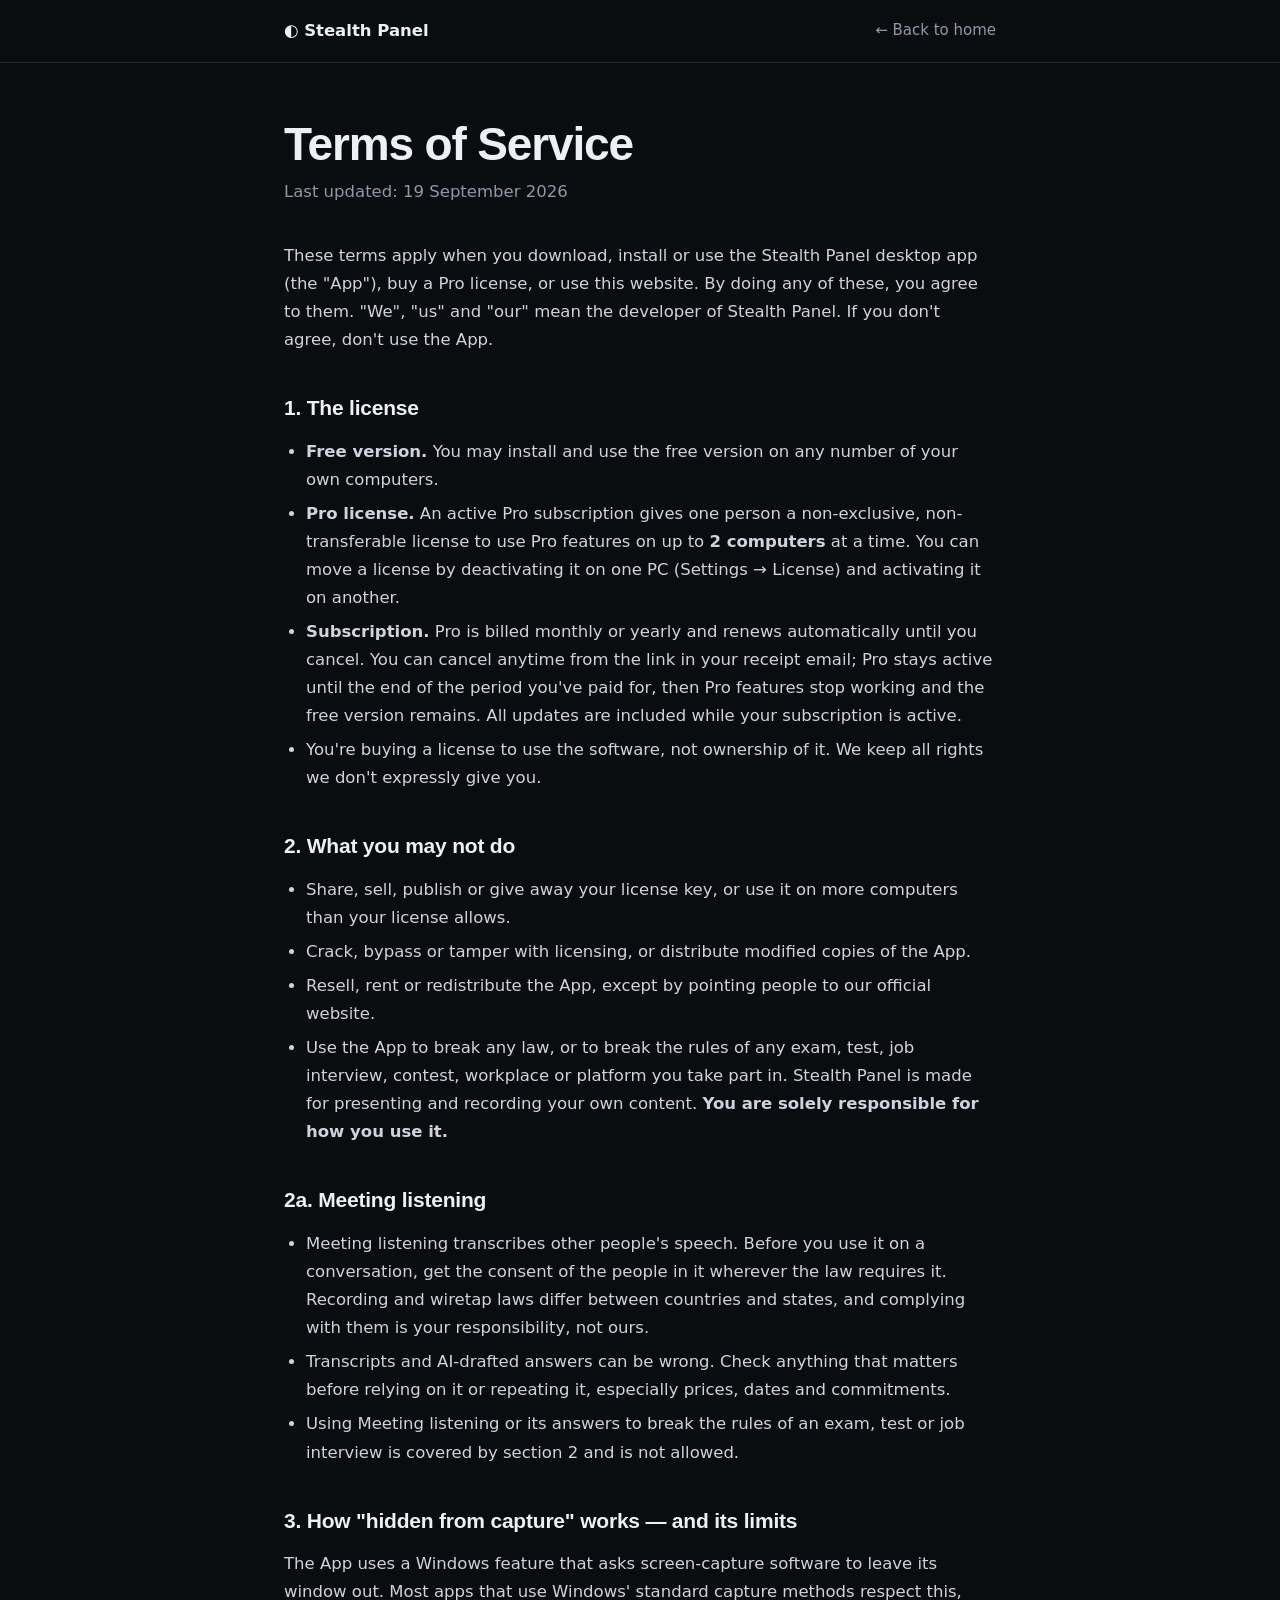
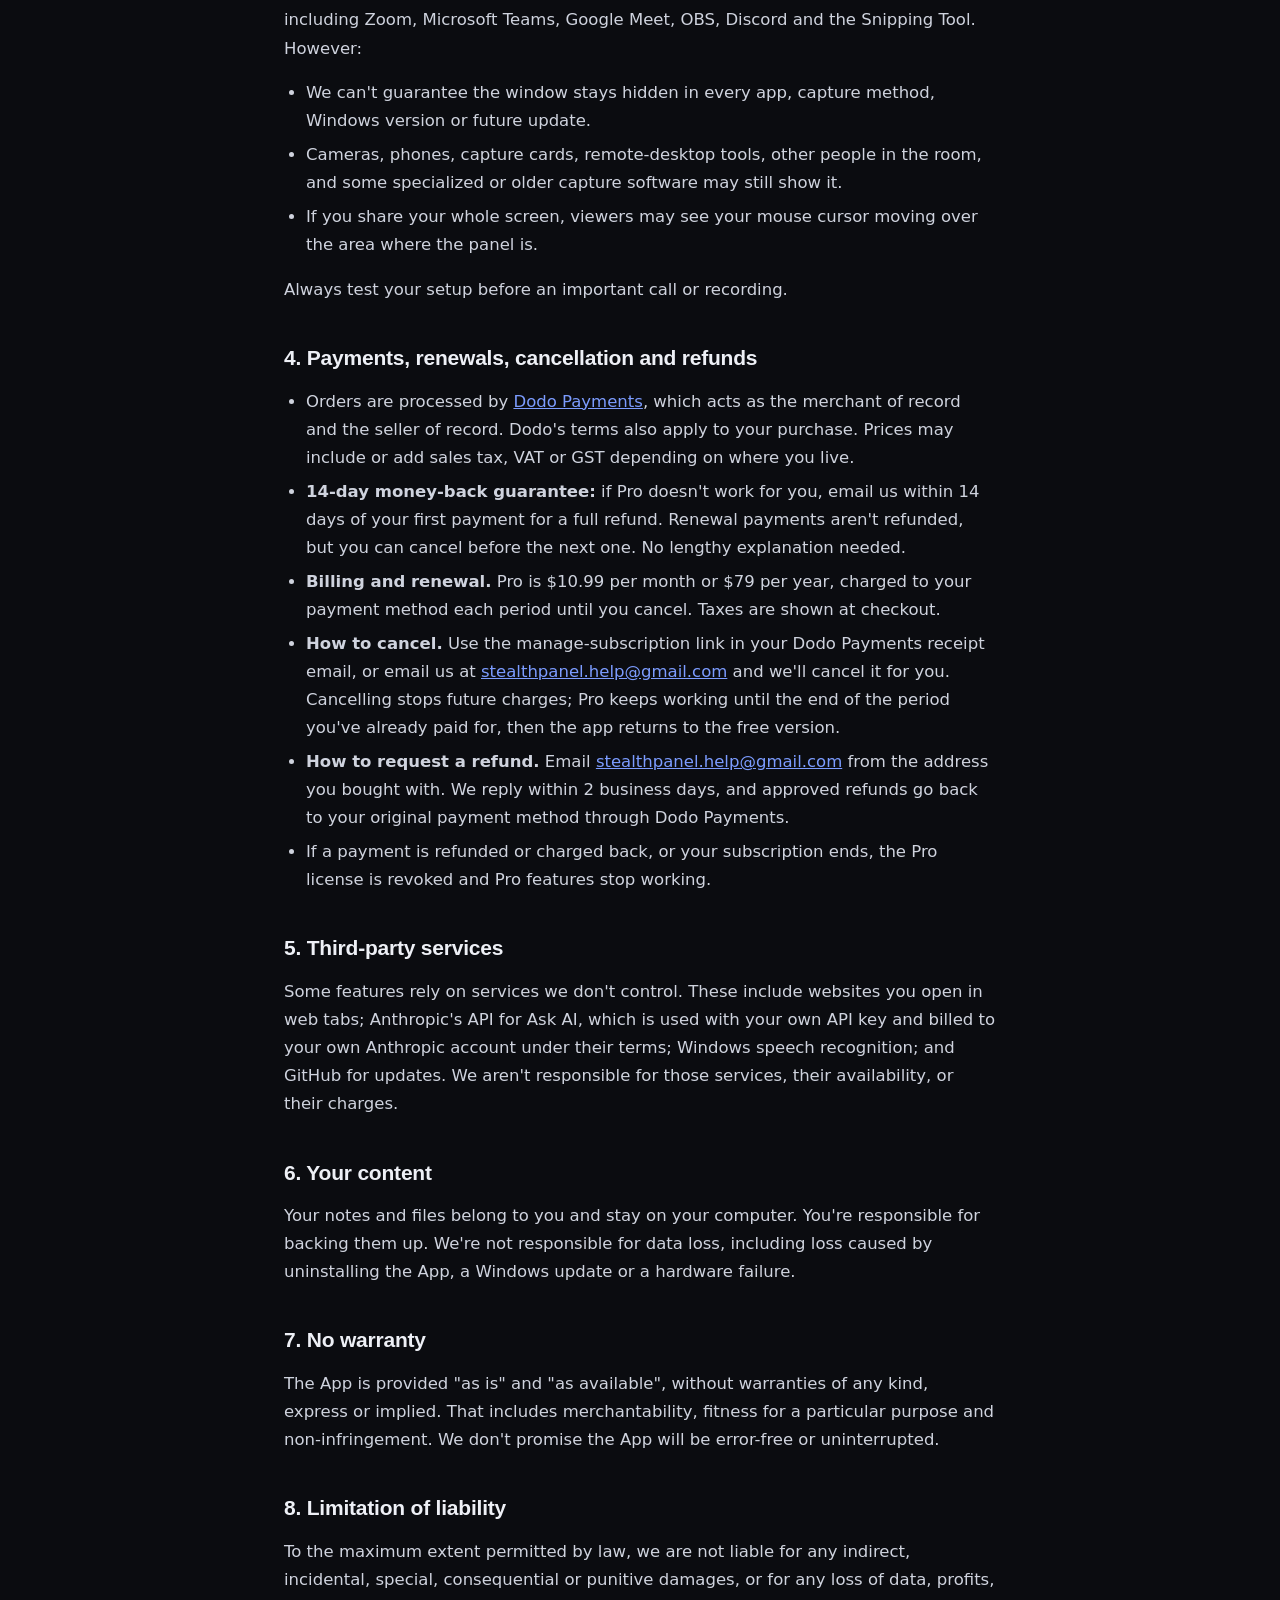
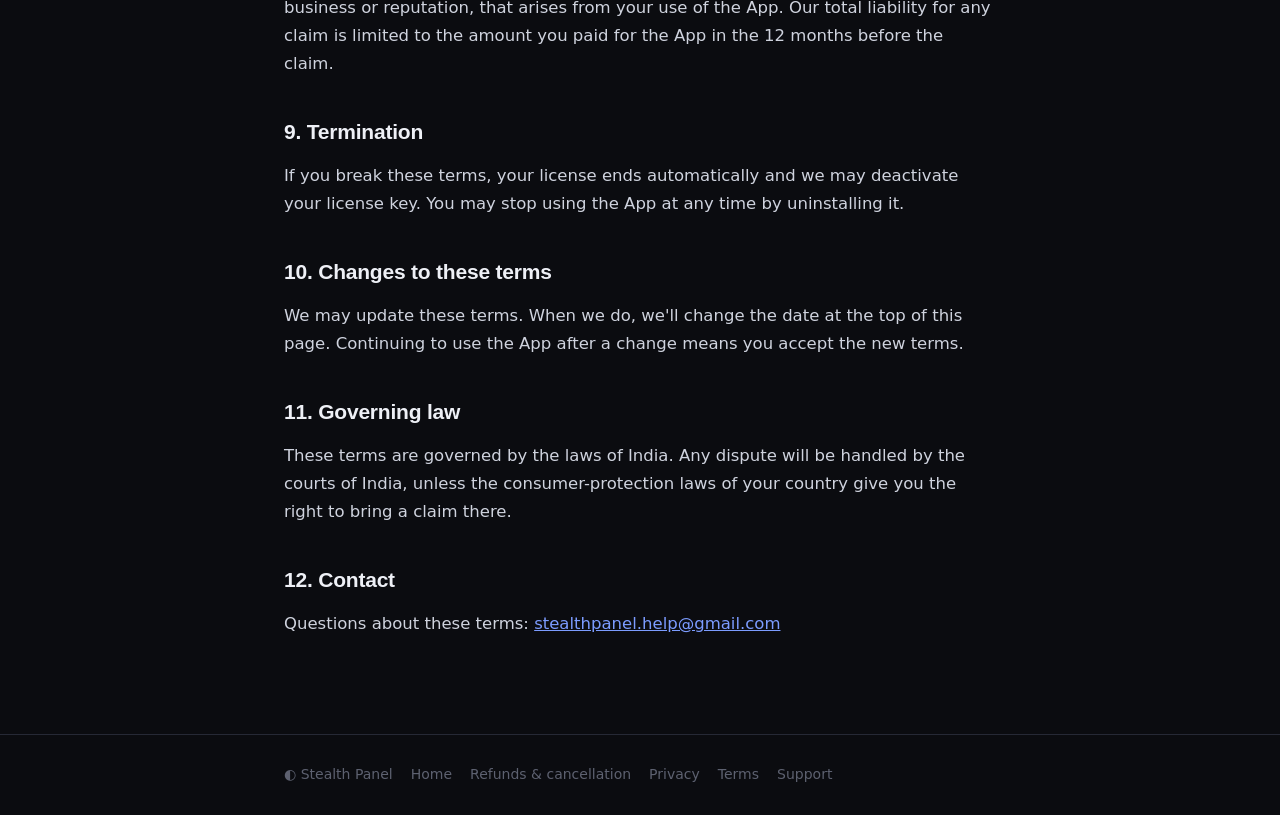
<file: terms.html>
<!doctype html>
<html lang="en">
<head>
<meta charset="utf-8">
<meta name="viewport" content="width=device-width, initial-scale=1">
<title>Terms of Service — Stealth Panel</title>
<meta name="description" content="Terms of Service and license agreement for Stealth Panel.">
<link rel="icon" href="data:image/svg+xml,<svg xmlns='http://www.w3.org/2000/svg' viewBox='0 0 100 100'><text y='.9em' font-size='90'>◐</text></svg>">
<link rel="stylesheet" href="legal.css">
</head>
<body>
<nav><div><a href="/">◐ Stealth Panel</a><a class="back" href="/">← Back to home</a></div></nav>
<main>
<h1>Terms of Service</h1>
<p class="updated">Last updated: 19 September 2026</p>

<p>These terms apply when you download, install or use the Stealth Panel desktop app (the "App"), buy a Pro license, or use this website. By doing any of these, you agree to them. "We", "us" and "our" mean the developer of Stealth Panel. If you don't agree, don't use the App.</p>

<h2>1. The license</h2>
<ul>
  <li><strong>Free version.</strong> You may install and use the free version on any number of your own computers.</li>
  <li><strong>Pro license.</strong> An active Pro subscription gives one person a non-exclusive, non-transferable license to use Pro features on up to <strong>2 computers</strong> at a time. You can move a license by deactivating it on one PC (Settings → License) and activating it on another.</li>
  <li><strong>Subscription.</strong> Pro is billed monthly or yearly and renews automatically until you cancel. You can cancel anytime from the link in your receipt email; Pro stays active until the end of the period you've paid for, then Pro features stop working and the free version remains. All updates are included while your subscription is active.</li>
  <li>You're buying a license to use the software, not ownership of it. We keep all rights we don't expressly give you.</li>
</ul>

<h2>2. What you may not do</h2>
<ul>
  <li>Share, sell, publish or give away your license key, or use it on more computers than your license allows.</li>
  <li>Crack, bypass or tamper with licensing, or distribute modified copies of the App.</li>
  <li>Resell, rent or redistribute the App, except by pointing people to our official website.</li>
  <li>Use the App to break any law, or to break the rules of any exam, test, job interview, contest, workplace or platform you take part in. Stealth Panel is made for presenting and recording your own content. <strong>You are solely responsible for how you use it.</strong></li>
</ul>

<h2 id="meetings">2a. Meeting listening</h2>
<ul>
  <li>Meeting listening transcribes other people's speech. Before you use it on a conversation, get the consent of the people in it wherever the law requires it. Recording and wiretap laws differ between countries and states, and complying with them is your responsibility, not ours.</li>
  <li>Transcripts and AI-drafted answers can be wrong. Check anything that matters before relying on it or repeating it, especially prices, dates and commitments.</li>
  <li>Using Meeting listening or its answers to break the rules of an exam, test or job interview is covered by section 2 and is not allowed.</li>
</ul>

<h2>3. How "hidden from capture" works — and its limits</h2>
<p>The App uses a Windows feature that asks screen-capture software to leave its window out. Most apps that use Windows' standard capture methods respect this, including Zoom, Microsoft Teams, Google Meet, OBS, Discord and the Snipping Tool. However:</p>
<ul>
  <li>We can't guarantee the window stays hidden in every app, capture method, Windows version or future update.</li>
  <li>Cameras, phones, capture cards, remote-desktop tools, other people in the room, and some specialized or older capture software may still show it.</li>
  <li>If you share your whole screen, viewers may see your mouse cursor moving over the area where the panel is.</li>
</ul>
<p>Always test your setup before an important call or recording.</p>

<h2 id="refunds">4. Payments, renewals, cancellation and refunds</h2>
<ul>
  <li>Orders are processed by <a href="https://dodopayments.com" rel="noopener">Dodo Payments</a>, which acts as the merchant of record and the seller of record. Dodo's terms also apply to your purchase. Prices may include or add sales tax, VAT or GST depending on where you live.</li>
  <li><strong>14-day money-back guarantee:</strong> if Pro doesn't work for you, email us within 14 days of your first payment for a full refund. Renewal payments aren't refunded, but you can cancel before the next one. No lengthy explanation needed.</li>
  <li><strong>Billing and renewal.</strong> Pro is $10.99 per month or $79 per year, charged to your payment method each period until you cancel. Taxes are shown at checkout.</li>
  <li><strong>How to cancel.</strong> Use the manage-subscription link in your Dodo Payments receipt email, or email us at <a href="mailto:stealthpanel.help@gmail.com">stealthpanel.help@gmail.com</a> and we'll cancel it for you. Cancelling stops future charges; Pro keeps working until the end of the period you've already paid for, then the app returns to the free version.</li>
  <li><strong>How to request a refund.</strong> Email <a href="mailto:stealthpanel.help@gmail.com">stealthpanel.help@gmail.com</a> from the address you bought with. We reply within 2 business days, and approved refunds go back to your original payment method through Dodo Payments.</li>
  <li>If a payment is refunded or charged back, or your subscription ends, the Pro license is revoked and Pro features stop working.</li>
</ul>

<h2>5. Third-party services</h2>
<p>Some features rely on services we don't control. These include websites you open in web tabs; Anthropic's API for Ask AI, which is used with your own API key and billed to your own Anthropic account under their terms; Windows speech recognition; and GitHub for updates. We aren't responsible for those services, their availability, or their charges.</p>

<h2>6. Your content</h2>
<p>Your notes and files belong to you and stay on your computer. You're responsible for backing them up. We're not responsible for data loss, including loss caused by uninstalling the App, a Windows update or a hardware failure.</p>

<h2>7. No warranty</h2>
<p>The App is provided "as is" and "as available", without warranties of any kind, express or implied. That includes merchantability, fitness for a particular purpose and non-infringement. We don't promise the App will be error-free or uninterrupted.</p>

<h2>8. Limitation of liability</h2>
<p>To the maximum extent permitted by law, we are not liable for any indirect, incidental, special, consequential or punitive damages, or for any loss of data, profits, business or reputation, that arises from your use of the App. Our total liability for any claim is limited to the amount you paid for the App in the 12 months before the claim.</p>

<h2>9. Termination</h2>
<p>If you break these terms, your license ends automatically and we may deactivate your license key. You may stop using the App at any time by uninstalling it.</p>

<h2>10. Changes to these terms</h2>
<p>We may update these terms. When we do, we'll change the date at the top of this page. Continuing to use the App after a change means you accept the new terms.</p>

<h2>11. Governing law</h2>
<p>These terms are governed by the laws of India. Any dispute will be handled by the courts of India, unless the consumer-protection laws of your country give you the right to bring a claim there.</p>

<h2>12. Contact</h2>
<p>Questions about these terms: <a href="mailto:stealthpanel.help@gmail.com">stealthpanel.help@gmail.com</a></p>
</main>
<footer><div>◐ Stealth Panel<a href="/">Home</a><a href="/terms.html#refunds">Refunds &amp; cancellation</a><a href="/privacy.html">Privacy</a><a href="/terms.html">Terms</a><a href="mailto:stealthpanel.help@gmail.com">Support</a></div></footer>
</body>
</html>
</file>
<file: legal.css>
:root { --bg:#0b0c10; --surface:#16171d; --line:#262935; --text:#eef0f6; --dim:#9296a6; --accent:#7c9cff; --pink:#f472b6; }
* { box-sizing:border-box; }
body { margin:0; background:var(--bg); color:var(--text); font:16.5px/1.7 "Segoe UI Variable Text","Segoe UI",-apple-system,system-ui,sans-serif; -webkit-font-smoothing:antialiased; }
nav { border-bottom:1px solid var(--line); }
nav div, main, footer div { max-width:760px; margin:0 auto; padding:0 24px; }
nav div { display:flex; align-items:center; height:62px; gap:20px; }
nav a { color:var(--text); text-decoration:none; font-weight:700; }
nav a.back { margin-left:auto; font-weight:400; color:var(--dim); font-size:15px; }
main { padding-top:56px; padding-bottom:80px; }
h1 { font:700 clamp(34px,6vw,46px)/1.1 "Segoe UI Variable Display","Segoe UI",sans-serif; letter-spacing:-.025em; margin:0 0 8px; }
.updated { color:var(--dim); margin:0 0 36px; }
h2 { font:650 21px/1.3 "Segoe UI Variable Display","Segoe UI",sans-serif; margin:40px 0 10px; letter-spacing:-.01em; }
p, li { color:#cfd3de; }
a { color:var(--accent); }
ul { padding-left:22px; } li { margin:6px 0; }
.box { background:var(--surface); border:1px solid var(--line); border-radius:14px; padding:18px 22px; margin:24px 0; }
.box p { margin:0; }
footer { border-top:1px solid var(--line); padding:28px 0; color:#5d6170; font-size:14px; }
footer a { color:#5d6170; margin-left:18px; text-decoration:none; } footer a:hover { color:var(--text); }
</file>
